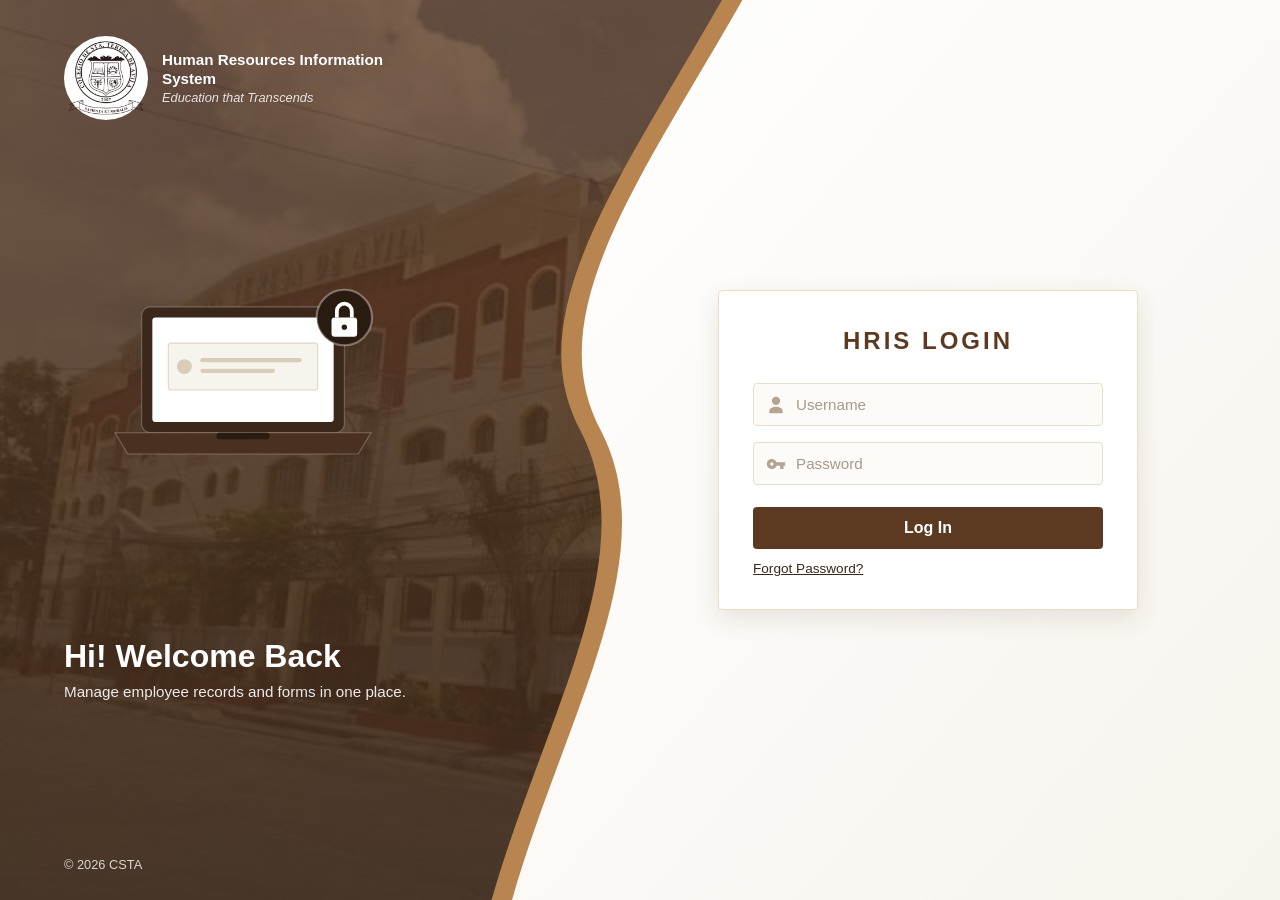
<file: index.html>
<!DOCTYPE html>
<html lang="en">

<head>
    <meta charset="UTF-8">
    <meta name="viewport" content="width=device-width, initial-scale=1.0">
    <meta http-equiv="refresh" content="0; url=HRIS.html">
    <title>HRIS</title>
    <style>
        body {
            background-color: #f7f4ed;
        }
    </style>
    <script>
        window.location.replace("HRIS.html");
    </script>
</head>

<body></body>

</html>
</file>
<file: acadStaff.css>
/* Global Reset & Typography */
* {
    box-sizing: border-box;
    margin: 0;
    padding: 0;
    font-family: 'Segoe UI', Tahoma, Geneva, Verdana, sans-serif;
}

body {
    background-color: #f7f4ed;
    color: #3b281a;
    min-height: 100vh;
    display: flex;
    flex-direction: column;
    padding: 25px;
}

/* Header Section */
#headerForHomepage {
    display: flex;
    align-items: center;
    background: #ffffff;
    padding: 15px 25px;
    border-radius: 10px;
    box-shadow: 0 4px 12px rgba(92, 58, 33, 0.05);
    margin-bottom: 20px;
    gap: 15px;
    border: 1px solid #e8dec8;
}

#cstaLogo {
    width: 65px;
    height: 45px;
    object-fit: contain;
}

#WelcomeTxt {
    font-size: 1.4rem;
    color: #5c3a21;
    font-weight: 700;
}

/* Master Layout Grid Container */
.main-container {
    display: flex;
    gap: 20px;
    flex: 1;
    min-height: 500px;
}

/* Sidebar Navigation */
.sidebar-buttons {
    display: flex;
    flex-direction: column;
    gap: 12px;
    width: 280px;
    flex-shrink: 0;
}

.sidebar-buttons button {
    width: 100%;
    padding: 14px 18px;
    background-color: #ffffff;
    color: #5c3a21;
    border: 1px solid #e8dec8;
    border-radius: 8px;
    font-size: 1rem;
    font-weight: 600;
    text-align: left;
    cursor: pointer;
    box-shadow: 0 2px 5px rgba(92, 58, 33, 0.02);
    transition: all 0.2s ease;
}

.sidebar-buttons button:hover {
    background-color: #5c3a21;
    color: #ffffff;
    border-color: #5c3a21;
    transform: translateX(3px);
}

/* Bottom Locked Logout Button */
.logout {
    margin-top: auto;
    padding-top: 20px;
}

.logout button {
    background-color: #a34828 !important;
    color: white !important;
    border: none !important;
}

.logout button:hover {
    background-color: #87391e !important;
    transform: none !important;
}

/* Output Content Display Panel */
.output-container {
    flex: 1;
    background: #ffffff;
    padding: 30px;
    border-radius: 10px;
    box-shadow: 0 4px 12px rgba(92, 58, 33, 0.05);
    display: flex;
    flex-direction: column;
    position: relative;
    overflow-y: auto;
    border: 1px solid #e8dec8;
}

.interface-screen {
    display: flex;
    flex-direction: column;
    height: 100%;
}

.hidden-screen {
    display: none !important;
}

.active-screen {
    display: flex !important;
}

.output-container h2 {
    font-size: 1.3rem;
    color: #5c3a21;
    margin-bottom: 10px;
    border-bottom: 2px solid #f7f4ed;
    padding-bottom: 10px;
}

.form-description,
.instruction {
    font-size: 0.95rem;
    color: #6b5344;
    margin-bottom: 20px;
}

/* Form Controls & Input Fields */
.form-fields {
    background: #fdfbf7;
    padding: 20px;
    border-radius: 8px;
    border: 1px solid #e8dec8;
    margin-bottom: 20px;
}

.input-row {
    display: flex;
    flex-direction: column;
    gap: 8px;
}

.input-row label {
    font-weight: 600;
    font-size: 0.85rem;
    color: #4a3525;
}

.input-row input[type="text"],
.input-row select {
    width: 100%;
    padding: 12px 14px;
    border: 1px solid #d4c5b9;
    border-radius: 6px;
    font-size: 0.95rem;
    background: #fff;
    transition: border-color 0.3s, box-shadow 0.3s;
}

.input-row input[type="text"]:focus,
.input-row select:focus {
    outline: none;
    border-color: #5c3a21;
    box-shadow: 0 0 0 3px rgba(92, 58, 33, 0.15);
}

/* Action Button Toolbars */
.toolbar-row {
    display: flex;
    gap: 12px;
    margin-top: auto;
    padding-top: 15px;
}

.btn-action {
    padding: 11px 20px;
    border: none;
    border-radius: 6px;
    font-weight: 600;
    font-size: 0.95rem;
    cursor: pointer;
    transition: background-color 0.2s, transform 0.1s;
}

.btn-action:active {
    transform: scale(0.98);
}

.btn-success {
    background-color: #5c3a21;
    color: white;
}

.btn-success:hover {
    background-color: #7a4e2d;
}

.btn-secondary {
    background-color: #e8dec8;
    color: #4a3525;
}

.btn-secondary:hover {
    background-color: #d4c5b9;
}

.btn-info {
    background-color: #8c5835;
    color: white;
}

.btn-info:hover {
    background-color: #7a4e2d;
}

/* Status Alert Card */
.status-alert-card {
    text-align: center;
    background: #fdfbf7;
    border: 1px solid #e8dec8;
    padding: 40px 20px;
    border-radius: 8px;
    margin: auto 0;
}

.status-alert-card h2 {
    color: #5c3a21;
    border-bottom: none;
    margin-bottom: 10px;
}

#lockStatusMessage {
    color: #8c5835;
    font-weight: 500;
    margin-bottom: 25px;
}

@media (max-width: 768px) {
    .main-container {
        flex-direction: column;
    }

    .sidebar-buttons {
        width: 100%;
    }

    .toolbar-row {
        flex-direction: column;
    }
}

/* Custom Message Box */
.modal-overlay {
    position: fixed;
    inset: 0;
    background: rgba(59, 40, 26, 0.55);
    backdrop-filter: blur(3px);
    display: none;
    align-items: center;
    justify-content: center;
    z-index: 1000;
}

.modal-card {
    background: #ffffff;
    width: 90%;
    max-width: 420px;
    padding: 28px 28px 22px;
    border-radius: 12px;
    border: 1px solid #e8dec8;
    box-shadow: 0 15px 40px rgba(59, 40, 26, 0.35);
    animation: modalPop 0.2s ease;
}

.modal-card h3 {
    font-size: 1.15rem;
    color: #5c3a21;
    margin-bottom: 10px;
}

.modal-card p {
    font-size: 0.95rem;
    color: #3b281a;
    line-height: 1.5;
    white-space: pre-line;
    margin-bottom: 22px;
}

.modal-buttons {
    display: flex;
    justify-content: flex-end;
    gap: 10px;
}

.modal-buttons button {
    padding: 9px 22px;
    border: none;
    border-radius: 6px;
    font-weight: 600;
    font-size: 0.9rem;
    cursor: pointer;
    transition: background-color 0.2s, transform 0.1s;
}

.modal-buttons button:active {
    transform: scale(0.97);
}

#modalOkBtn {
    background-color: #5c3a21;
    color: #fff;
}

#modalOkBtn:hover {
    background-color: #7a4e2d;
}

#modalCancelBtn {
    background-color: #f0e9dc;
    color: #5c3a21;
}

#modalCancelBtn:hover {
    background-color: #e4d9c4;
}

@keyframes modalPop {
    from {
        opacity: 0;
        transform: scale(0.92) translateY(-10px);
    }

    to {
        opacity: 1;
        transform: scale(1) translateY(0);
    }
}
</file>
<file: hrstaffHomepage.css>
/* Global Reset & Typography */
* {
    box-sizing: border-box;
    margin: 0;
    padding: 0;
    font-family: 'Segoe UI', Tahoma, Geneva, Verdana, sans-serif;
}

body {
    background-color: #f7f4ed;
    color: #3b281a;
    min-height: 100vh;
    display: flex;
    flex-direction: column;
    padding: 25px;
}

/* Header Styling */
#headerForHomepage {
    display: flex;
    justify-content: space-between;
    align-items: center;
    background: #ffffff;
    padding: 15px 25px;
    border-radius: 10px;
    box-shadow: 0 4px 12px rgba(92, 58, 33, 0.05);
    margin-bottom: 20px;
    border: 1px solid #e8dec8;
}

.logo-title-group {
    display: flex;
    align-items: center;
    gap: 15px;
}

#cstaLogo {
    width: 65px;
    height: 45px;
    object-fit: contain;
}

#WelcomeTxt {
    font-size: 1.4rem;
    color: #5c3a21;
    font-weight: 700;
}

/* Top Stats / Department Banner Styling */
.stats-banner {
    display: flex;
    width: 100%;
    gap: 15px;
    margin-bottom: 20px;
}

.stat-card {
    flex: 1;
    padding: 20px 15px;
    border-radius: 10px;
    color: white;
    box-shadow: 0 4px 10px rgba(92, 58, 33, 0.08);
    display: flex;
    flex-direction: column;
    justify-content: space-between;
    min-height: 120px;
    cursor: pointer;
    transition: transform 0.25s ease, box-shadow 0.25s ease;
}

.stat-card h3 {
    font-size: 0.95rem;
    font-weight: 700;
    line-height: 1.25;
    margin-bottom: 10px;
}

.stat-card p {
    font-size: 0.75rem;
    opacity: 0.9;
    text-transform: uppercase;
    letter-spacing: 0.5px;
}

.stat-number {
    font-size: 1.8rem;
    font-weight: 700;
    margin-top: 5px;
}

.stat-card:hover {
    transform: translateY(-6px);
    box-shadow: 0 10px 20px rgba(92, 58, 33, 0.2);
}

.sub-greeting {
    font-size: 0.95rem;
    color: #6b5344;
    margin-bottom: 15px;
    font-weight: 500;
    padding-left: 5px;
}

/* Main App Layout */
.main-container {
    display: flex;
    gap: 20px;
    flex: 1;
    min-height: 500px;
}

/* Sidebar Navigation */
.sidebar-buttons {
    display: flex;
    flex-direction: column;
    gap: 12px;
    width: 260px;
    flex-shrink: 0;
}

.sidebar-buttons button,
.sidebar-buttons .nav-btn {
    width: 100%;
    padding: 14px 18px;
    background-color: #ffffff;
    color: #5c3a21;
    border: 1px solid #e8dec8;
    border-radius: 8px;
    font-size: 1rem;
    font-weight: 600;
    text-align: left;
    cursor: pointer;
    box-shadow: 0 2px 5px rgba(92, 58, 33, 0.02);
    transition: all 0.2s ease;
}

.sidebar-buttons button:hover {
    background-color: #5c3a21;
    color: #ffffff;
    border-color: #5c3a21;
    transform: translateX(3px);
}

/* Output Display Panel */
.output-container {
    flex: 1;
    background: #ffffff;
    padding: 30px;
    border-radius: 10px;
    box-shadow: 0 4px 12px rgba(92, 58, 33, 0.05);
    display: flex;
    flex-direction: column;
    overflow-y: auto;
    border: 1px solid #e8dec8;
}

.output-container h2 {
    font-size: 1.3rem;
    color: #5c3a21;
    margin-bottom: 20px;
    border-bottom: 2px solid #f7f4ed;
    padding-bottom: 10px;
}

#waitForUser {
    color: #8c7362;
    font-style: italic;
    text-align: center;
    margin-top: 50px;
}

.output-container input[type="text"],
.output-container select {
    width: 100%;
    padding: 10px 14px;
    border: 1px solid #d4c5b9;
    border-radius: 6px;
    font-size: 0.95rem;
    margin-top: 5px;
    margin-bottom: 12px;
    background: #fff;
}

.output-container input[type="text"]:focus,
.output-container select:focus {
    outline: none;
    border-color: #5c3a21;
    box-shadow: 0 0 0 3px rgba(92, 58, 33, 0.15);
}

.output-container label {
    font-weight: 600;
    font-size: 0.85rem;
    color: #4a3525;
}

.output-container button {
    padding: 10px 16px;
    background-color: #5c3a21;
    color: white;
    border: none;
    border-radius: 6px;
    font-weight: 600;
    cursor: pointer;
    transition: background-color 0.2s;
}

.output-container button:hover {
    background-color: #7a4e2d;
}

.output-container ul li {
    background: #ffffff !important;
    margin-bottom: 8px;
    border-radius: 6px;
}

/* Logout Button */
.logout {
    position: relative;
    z-index: 10;
}

.logout button,
#logoutBtn {
    padding: 8px 16px;
    background-color: #a34828;
    color: white;
    border: none;
    border-radius: 6px;
    font-weight: 600;
    cursor: pointer;
    position: relative;
    z-index: 11;
    pointer-events: auto;
    transition: background-color 0.2s;
}

.logout button:hover {
    background-color: #87391e;
}

@media (max-width: 900px) {
    .stats-banner {
        flex-direction: column;
    }

    .main-container {
        flex-direction: column;
    }

    .sidebar-buttons {
        width: 100%;
    }
}

/* Custom Message Box */
.modal-overlay {
    position: fixed;
    inset: 0;
    background: rgba(59, 40, 26, 0.55);
    backdrop-filter: blur(3px);
    display: none;
    align-items: center;
    justify-content: center;
    z-index: 1000;
}

.modal-card {
    background: #ffffff;
    width: 90%;
    max-width: 420px;
    padding: 28px 28px 22px;
    border-radius: 12px;
    border: 1px solid #e8dec8;
    border-top: 1px solid #e8dec8;
    box-shadow: 0 15px 40px rgba(59, 40, 26, 0.35);
    animation: modalPop 0.2s ease;
}

.modal-card h3 {
    font-size: 1.15rem;
    color: #5c3a21;
    margin-bottom: 10px;
}

.modal-card p {
    font-size: 0.95rem;
    color: #3b281a;
    line-height: 1.5;
    white-space: pre-line;
    /* lets \n create line breaks */
    margin-bottom: 22px;
}

.modal-buttons {
    display: flex;
    justify-content: flex-end;
    gap: 10px;
}

.modal-buttons button {
    padding: 9px 22px;
    border: none;
    border-radius: 6px;
    font-weight: 600;
    font-size: 0.9rem;
    cursor: pointer;
    transition: background-color 0.2s, transform 0.1s;
}

.modal-buttons button:active {
    transform: scale(0.97);
}

#modalOkBtn {
    background-color: #5c3a21;
    color: #fff;
}

#modalOkBtn:hover {
    background-color: #7a4e2d;
}

#modalCancelBtn {
    background-color: #f0e9dc;
    color: #5c3a21;
}

#modalCancelBtn:hover {
    background-color: #e4d9c4;
}

.modal-card.success,
.modal-card.error,
.modal-card.warning,
.modal-card.info {
    border-top: 1px solid #e8dec8;
}

@keyframes modalPop {
    from {
        opacity: 0;
        transform: scale(0.92) translateY(-10px);
    }

    to {
        opacity: 1;
        transform: scale(1) translateY(0);
    }
}
</file>
<file: HRIS.css>
/* ===== Colors: change these to restyle the whole page ===== */
:root {
    --navy: #5c3a21;
    --blue: #b8844f;
    --heading: #5c3a21;
    --text: #3b281a;
    --line: #e8dec8;
}

/* Global Reset & Typography */
* {
    box-sizing: border-box;
    margin: 0;
    padding: 0;
    font-family: 'Segoe UI', Tahoma, Geneva, Verdana, sans-serif;
}

body#body1 {
    background: #ffffff;
    color: var(--text);
    min-height: 100vh;
    overflow-x: hidden;
}

.sr-only {
    position: absolute;
    width: 1px;
    height: 1px;
    overflow: hidden;
    clip: rect(0, 0, 0, 0);
    white-space: nowrap;
}

/* ===== Page layout ===== */
.page {
    position: relative;
    min-height: 100vh;
    display: grid;
    grid-template-columns: 45fr 55fr;
}

/* School photo with a brown tint, used as the left background */
.photo,
.left {
    --tint: linear-gradient(rgba(92, 58, 33, 0.80), rgba(59, 40, 26, 0.90));
}

.photo {
    position: absolute;
    inset: 0;
    z-index: 0;
    background: var(--tint), url("assets/cstaSchool.jpg") center / cover no-repeat;
}

.bg {
    position: absolute;
    inset: 0;
    width: 100%;
    height: 100%;
    z-index: 1;
}

.bg-band {
    fill: var(--blue);
}

.left,
.right {
    position: relative;
    z-index: 2;
}

/* ===== Left panel ===== */
.left {
    color: #ffffff;
    display: flex;
    flex-direction: column;
    justify-content: space-between;
    gap: 24px;
    padding: 36px 12vw 28px 5vw;
}

.brand {
    display: flex;
    align-items: center;
    gap: 14px;
}

.logo-circle {
    flex-shrink: 0;
    width: 84px;
    height: 84px;
    border-radius: 50%;
    background: #ffffff;
    display: flex;
    align-items: center;
    justify-content: center;
    padding: 5px;
}

#logo {
    width: 100%;
    height: 100%;
    object-fit: contain;
}

.brand-text {
    display: flex;
    flex-direction: column;
    line-height: 1.25;
}

.brand-text strong {
    font-size: 0.95rem;
}

.brand-text span {
    font-size: 0.8rem;
    font-style: italic;
    opacity: 0.85;
    margin-top: 2px;
}

.illustration {
    width: 100%;
    max-width: 320px;
    height: auto;
    align-self: center;
}

.welcome-text h2 {
    font-size: 2rem;
    font-weight: 600;
    margin-bottom: 8px;
}

.welcome-text p {
    font-size: 0.95rem;
    opacity: 0.9;
}

.copyright {
    font-size: 0.8rem;
    opacity: 0.8;
}

/* ===== Right panel: login card ===== */
.right {
    display: flex;
    align-items: center;
    justify-content: center;
    padding: 40px 24px;
}

#loginForm {
    background: #ffffff;
    width: 100%;
    max-width: 420px;
    padding: 36px 34px 32px;
    border: 1px solid var(--line);
    border-radius: 4px;
    box-shadow: 0 8px 24px rgba(92, 58, 33, 0.12);
}

#loginHeading {
    text-align: center;
    font-size: 1.5rem;
    font-weight: 700;
    letter-spacing: 3px;
    color: var(--heading);
    margin-bottom: 28px;
}

.input-group {
    margin-bottom: 16px;
}

.input-group input {
    width: 100%;
    padding: 12px 14px;
    border: 1px solid var(--line);
    border-radius: 4px;
    font-size: 0.95rem;
    color: var(--text);
    background-color: #fdfbf7;
    background-repeat: no-repeat;
    background-position: 12px center;
    background-size: 20px;
    transition: border-color 0.2s, box-shadow 0.2s;
}

.input-group input.with-icon {
    padding-left: 42px;
}

.input-group input.user-icon {
    background-image: url("data:image/svg+xml,%3Csvg xmlns='http://www.w3.org/2000/svg' viewBox='0 0 24 24' fill='%23b5a393'%3E%3Cpath d='M12 12a5 5 0 1 0 0-10 5 5 0 0 0 0 10zm0 2c-4.4 0-8 2.2-8 5v3h16v-3c0-2.8-3.6-5-8-5z'/%3E%3C/svg%3E");
}

.input-group input.key-icon {
    background-image: url("data:image/svg+xml,%3Csvg xmlns='http://www.w3.org/2000/svg' viewBox='0 0 24 24' fill='%23b5a393'%3E%3Cpath d='M12.65 10C11.83 7.67 9.61 6 7 6c-3.31 0-6 2.69-6 6s2.69 6 6 6c2.61 0 4.83-1.67 5.65-4H17v4h4v-4h2v-4H12.65zM7 14c-1.1 0-2-.9-2-2s.9-2 2-2 2 .9 2 2-.9 2-2 2z'/%3E%3C/svg%3E");
}

.input-group input::placeholder {
    color: #a8998c;
}

.input-group input:focus {
    outline: none;
    border-color: var(--blue);
    box-shadow: 0 0 0 3px rgba(92, 58, 33, 0.18);
}

#loginButton {
    width: 100%;
    padding: 12px;
    margin-top: 6px;
    background-color: var(--navy);
    color: #ffffff;
    border: none;
    border-radius: 4px;
    font-size: 1rem;
    font-weight: 600;
    cursor: pointer;
    transition: background-color 0.2s, transform 0.1s;
}

#loginButton:hover {
    background-color: #7a4e2d;
}

#loginButton:active {
    transform: scale(0.98);
}

#forgotLink {
    display: inline-block;
    margin-top: 12px;
    font-size: 0.85rem;
    color: var(--text);
    text-decoration: underline;
}

#forgotLink:hover {
    color: var(--blue);
}

/* ===== Custom Modal Message Box ===== */
.modal-overlay {
    position: fixed;
    top: 0;
    left: 0;
    width: 100%;
    height: 100%;
    background-color: rgba(60, 40, 26, 0.55);
    display: flex;
    justify-content: center;
    align-items: center;
    z-index: 1000;
    backdrop-filter: blur(3px);
}

.modal-card {
    background: #ffffff;
    padding: 25px 30px;
    border-radius: 10px;
    box-shadow: 0 10px 25px rgba(92, 58, 33, 0.25);
    width: 100%;
    max-width: 380px;
    text-align: center;
    animation: modalPop 0.2s ease-out;
    border: 1px solid var(--line);
}

@keyframes modalPop {
    from {
        transform: scale(0.9);
        opacity: 0;
    }

    to {
        transform: scale(1);
        opacity: 1;
    }
}

.modal-card h3 {
    font-size: 1.2rem;
    color: var(--heading);
    margin-bottom: 10px;
}

.modal-card p {
    font-size: 0.95rem;
    color: var(--text);
    margin-bottom: 20px;
    line-height: 1.4;
}

.modal-buttons {
    display: flex;
    gap: 10px;
    justify-content: center;
}

.modal-buttons button {
    padding: 10px 22px;
    border-radius: 6px;
    font-weight: 600;
    font-size: 0.9rem;
    cursor: pointer;
    border: none;
    transition: background-color 0.2s;
}

#modalOkBtn {
    background-color: var(--navy);
    color: #ffffff;
}

#modalOkBtn:hover {
    background-color: #7a4e2d;
}

#modalCancelBtn {
    background-color: #f0e9dc;
    color: var(--text);
}

#modalCancelBtn:hover {
    background-color: #e4d9c4;
}

/* ===== Phones and small screens ===== */
@media (max-width: 850px) {
    .page {
        grid-template-columns: 1fr;
    }

    .bg,
    .photo {
        display: none;
    }

    .left {
        background: var(--tint), url("assets/cstaSchool.jpg") center / cover no-repeat;
        padding: 24px;
        gap: 14px;
    }

    .illustration,
    .copyright {
        display: none;
    }

    .welcome-text h2 {
        font-size: 1.5rem;
    }

    .right {
        background: #f7f4ed;
        padding: 28px 16px 40px;
    }
}
</file>
